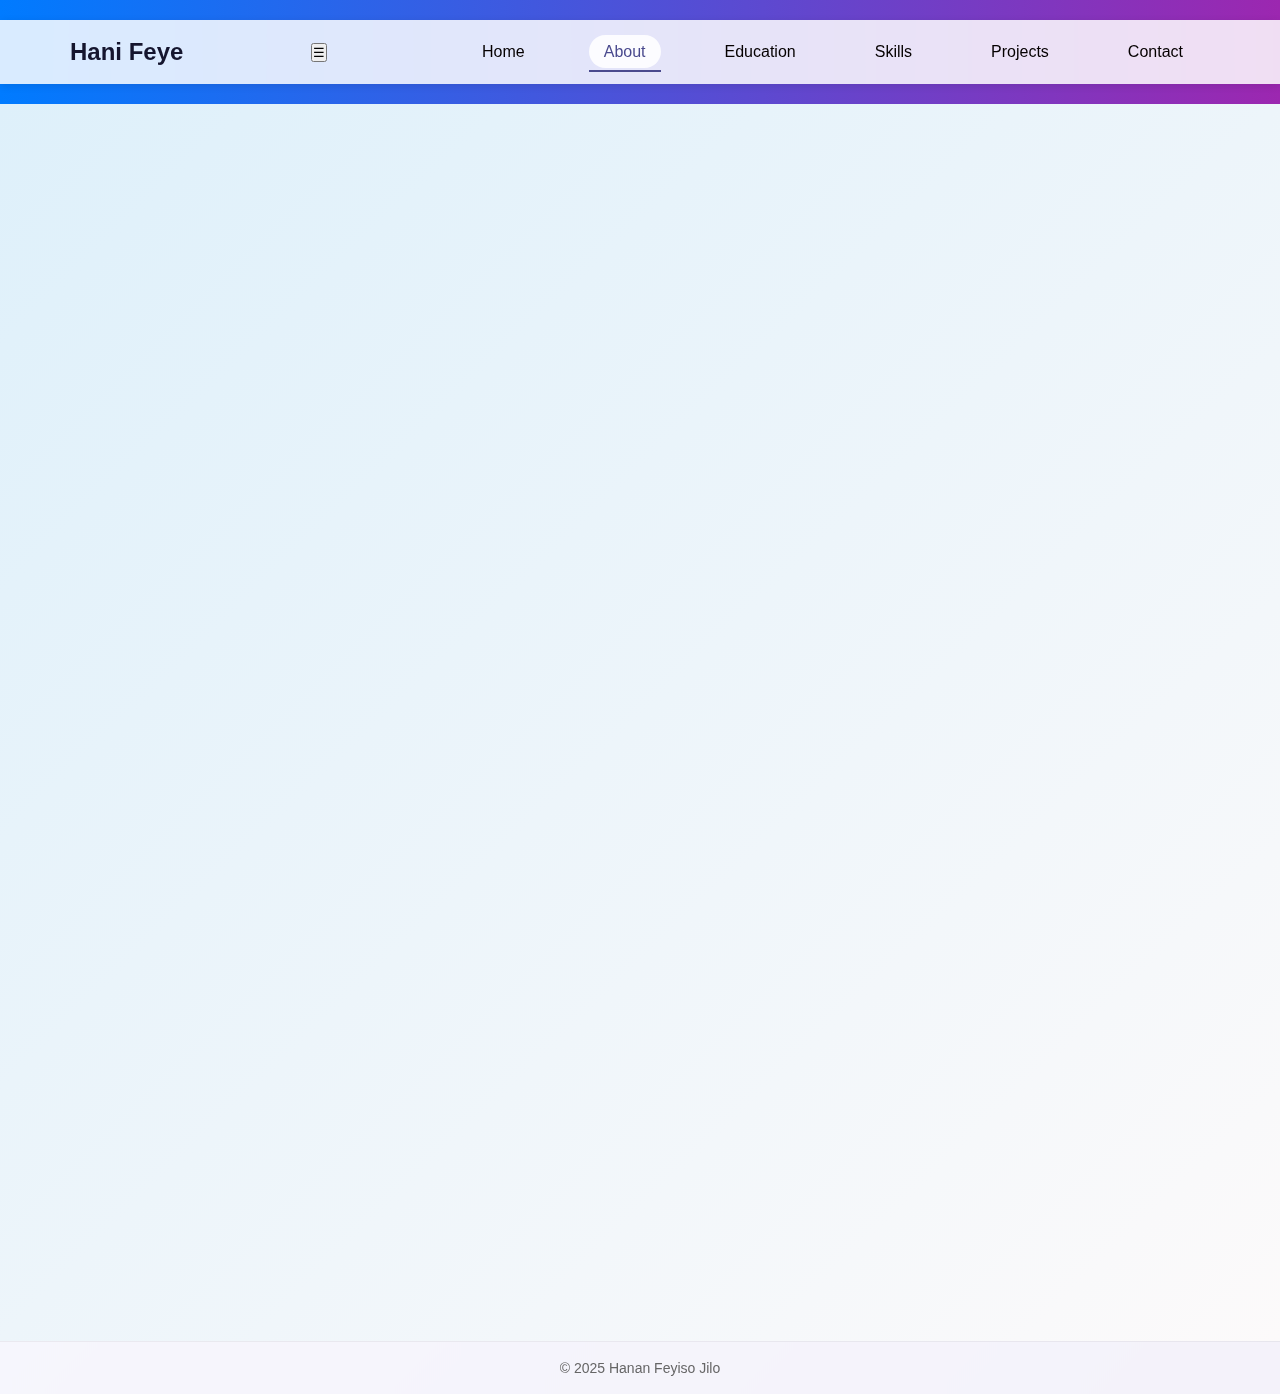
<file: about.html>
<!DOCTYPE html>
<html lang="en">
<head>
  <meta charset="utf-8" />
  <meta name="viewport" content="width=device-width, initial-scale=1" />
  <meta name="description" content="About Hanan Feyiso Jilo — Computer Science student passionate about AI, web development, and design." />
  <title>About — Hanan Feyiso Jilo</title>
  <link rel="stylesheet" href="css/style.css" />
</head>

<body>
  <header>
    <nav class="navbar">
      <h2 class="logo">Hani Feye</h2>
      <button class="nav-toggle" id="navToggle" aria-label="Toggle navigation">☰</button>
      <ul class="nav-links" id="navLinks">
        <li><a href="index.html">Home</a></li>
        <li><a href="about.html" class="active">About</a></li>
        <li><a href="education.html">Education</a></li>
        <li><a href="skills.html">Skills</a></li>
        <li><a href="projects.html">Projects</a></li>
        <li><a href="contact.html">Contact</a></li>
      </ul>
    </nav>
  </header>

  <main class="container about-page">
    <section class="about-intro fade-in">
      <div class="about-photo">
        <img src="images/myphoto.jpg" alt="Photo of Hanan Feyiso" />
      </div>

      <div class="about-text">
        <h1>About Me</h1>
        <p class="lead">
          I’m a passionate Computer Science student who loves AI, web development, and design.
        </p>

        <h3>Background</h3>
        <p>I’m a third-year Computer Science student with a growing passion for
           web development and software design.
            I enjoy experimenting with code, learning new tools, and building projects that solve real problems.
             My journey in tech started with curiosity and has turned into a genuine love for creating things that
              people can use</p>

        <h3>Goal</h3>
        <p>My long-term goal is to become a skilled software developer and eventually build my own tech brand.
           I aim to combine my technical knowledge with creativity and business vision to
            develop solutions that make a real difference. I believe in continuous learning, innovation, and
             taking bold steps toward creating my own company in the future.</p>

      </div>
    </section>

    <section class="more fade-in">
      <h2>Short Bio</h2>
      <p>
        I’m currently a Computer Science student at Wolaita Sodo University, expecting to graduate in 2026.
        I’ve always been fascinated by how websites and apps are made — that curiosity led me into the world of programming and web development.
        Besides coding, I have a creative side: I’m also a fashion designer who enjoys designing stylish clothes in my free time.
        I love exploring new places, learning from people, and combining technology with creativity. My dream is to become both a skilled developer and a successful business owner with my own fashion brand one day.
      </p>

    </section>
  </main>

  <footer>
    <p>© 2025 Hanan Feyiso Jilo</p>
  </footer>

  <script src="js/script.js"></script>
</body>
</html>
</file>
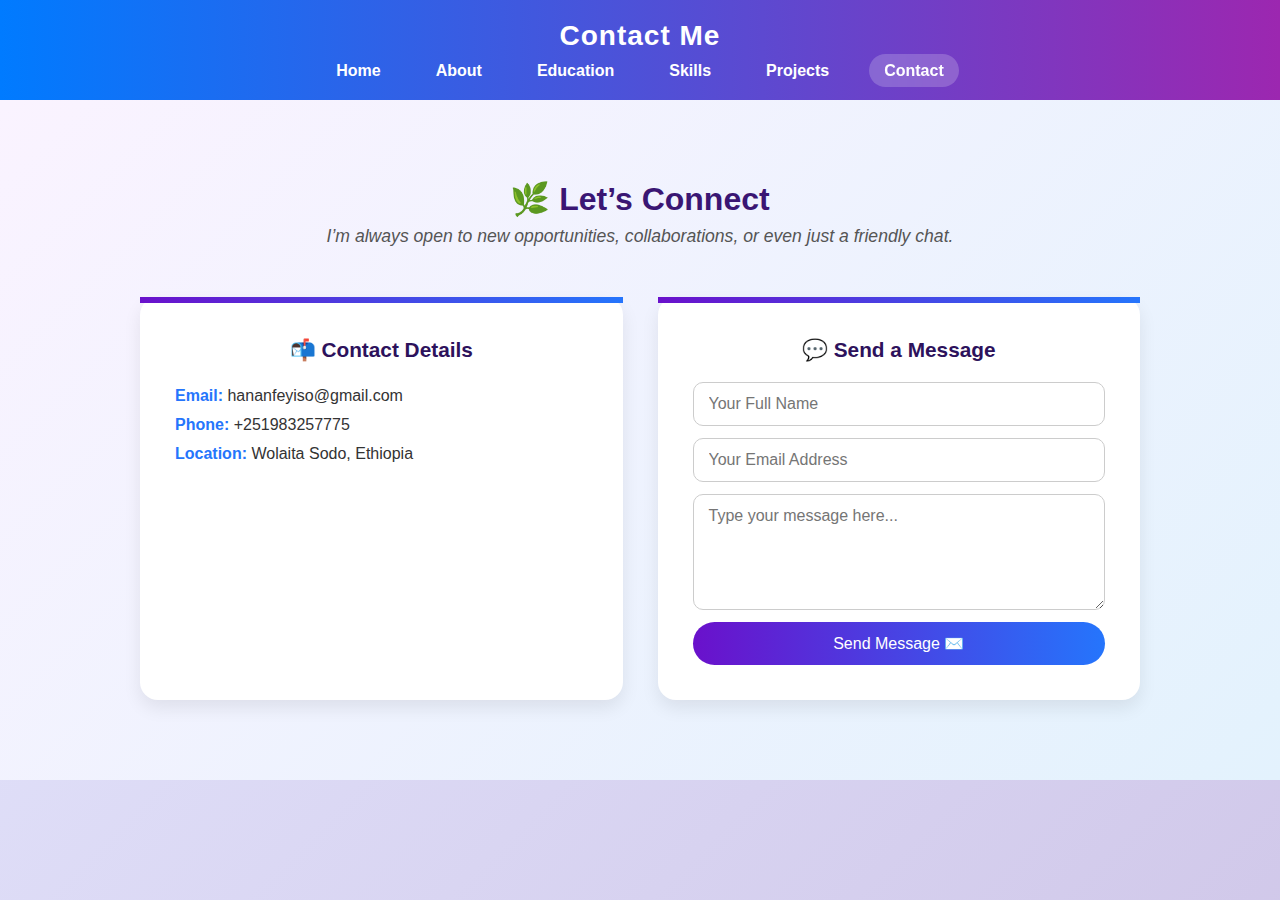
<file: contact.html>
<!DOCTYPE html>
<html lang="en">
<head>
    <meta charset="UTF-8">
    <meta name="viewport" content="width=device-width, initial-scale=1.0">
    <title>Contact - Hanan Feyiso Jilo</title>
    <link rel="stylesheet" href="css/style.css">
</head>
<body>
    <header>
        <h1>Contact Me</h1>
        <nav>
            <ul>
                <li><a href="index.html">Home</a></li>
                <li><a href="about.html">About</a></li>
                <li><a href="education.html">Education</a></li>
                <li><a href="skills.html">Skills</a></li>
                <li><a href="projects.html">Projects</a></li>
                <li><a href="contact.html" class="active">Contact</a></li>
            </ul>
        </nav>
    </header>

   <section class="contact-section">
  <h2 class="section-title">🌿 Let’s Connect</h2>
  <p class="section-subtitle">I’m always open to new opportunities, collaborations, or even just a friendly chat.</p>

  <div class="contact-wrapper">
    <div class="contact-card">
      <h3>📬 Contact Details</h3>
      <ul>
        <li><strong>Email:</strong> hananfeyiso@gmail.com</li>
        <li><strong>Phone:</strong> +251983257775</li>
        <li><strong>Location:</strong> Wolaita Sodo, Ethiopia</li>
      </ul>
    </div>

    <div class="contact-card">
      <h3>💬 Send a Message</h3>
      <form action="mailto:hananfeyiso@gmail.com" method="post" enctype="text/plain">
        <input type="text" name="name" placeholder="Your Full Name" required>
        <input type="email" name="email" placeholder="Your Email Address" required>
        <textarea name="message" rows="5" placeholder="Type your message here..." required></textarea>
        <button type="submit">Send Message ✉️</button>
      </form>
    </div>
  </div>
</section>
</file>
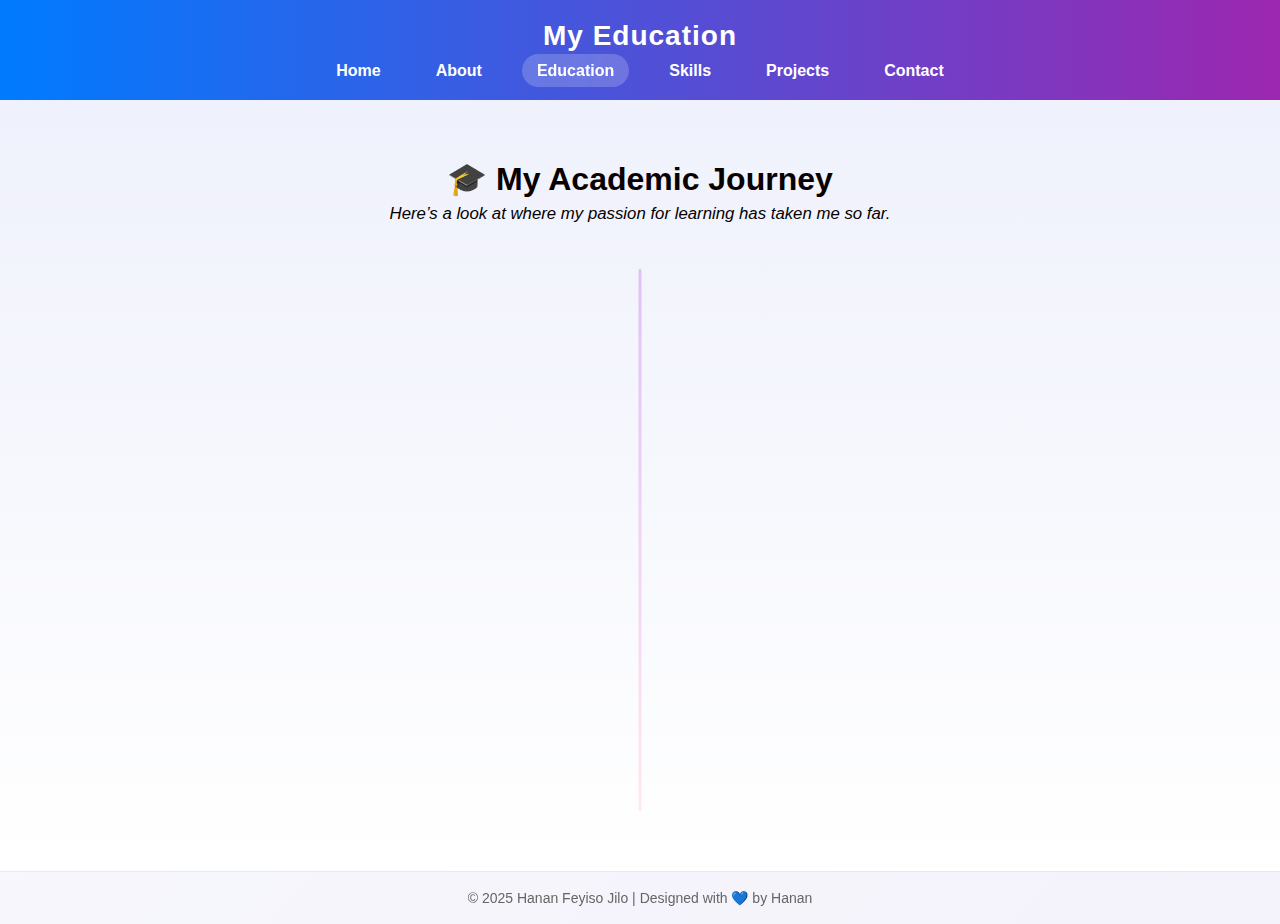
<file: education.html>
<!DOCTYPE html>
<html lang="en">
<head>
    <meta charset="UTF-8">
    <meta name="viewport" content="width=device-width, initial-scale=1.0">
    <title>Education - Hanan Feyiso Jilo</title>
    <link rel="stylesheet" href="css/style.css">
</head>
<body>
    <header>
        <h1>My Education</h1>
        <nav>
            <ul>
                <li><a href="index.html">Home</a></li>
                <li><a href="about.html">About</a></li>
                <li><a href="education.html" class="active">Education</a></li>
                <li><a href="skills.html">Skills</a></li>
                <li><a href="projects.html">Projects</a></li>
                <li><a href="contact.html">Contact</a></li>
            </ul>
        </nav>
    </header>

    <section class="education-container">
        <h2 class="section-title">🎓 My Academic Journey</h2>
        <p class="section-subtitle">Here’s a look at where my passion for learning has taken me so far.</p>

        <div class="education-timeline">
            <div class="edu-card left">
                <div class="edu-content">
                    <h3>Wolaita Sodo University</h3>
                    <span class="edu-year">2025 - Present</span>
                    <p><strong>Degree:</strong> BSc in Computer Science</p>
                    <p>Wolaita Sodo University
                       Bachelor of Science in Computer Science
                       Expected Graduation: 2026
                       During my studies, I’ve gained strong foundations in web development,
                       database design, and front-end programming.
                       I enjoy working on projects that challenge me to think critically,
                        solve real-world problems, and grow as a professional developer.</p>
                </div>
            </div>

            <div class="edu-card right">
                <div class="edu-content">
                    <h3>Langano Learning Center</h3>
                    <span class="edu-year">Completed: 2022</span>
                    <p><strong>Level:</strong> High School</p>
                    <p>Completed secondary education with excellent performance and deep interest in computer-related subjects.</p>
                </div>
            </div>
        </div>
    </section>

    <footer>
        <p>© 2025 Hanan Feyiso Jilo | Designed with 💙 by Hanan</p>
    </footer>
</body>
</html>
</file>
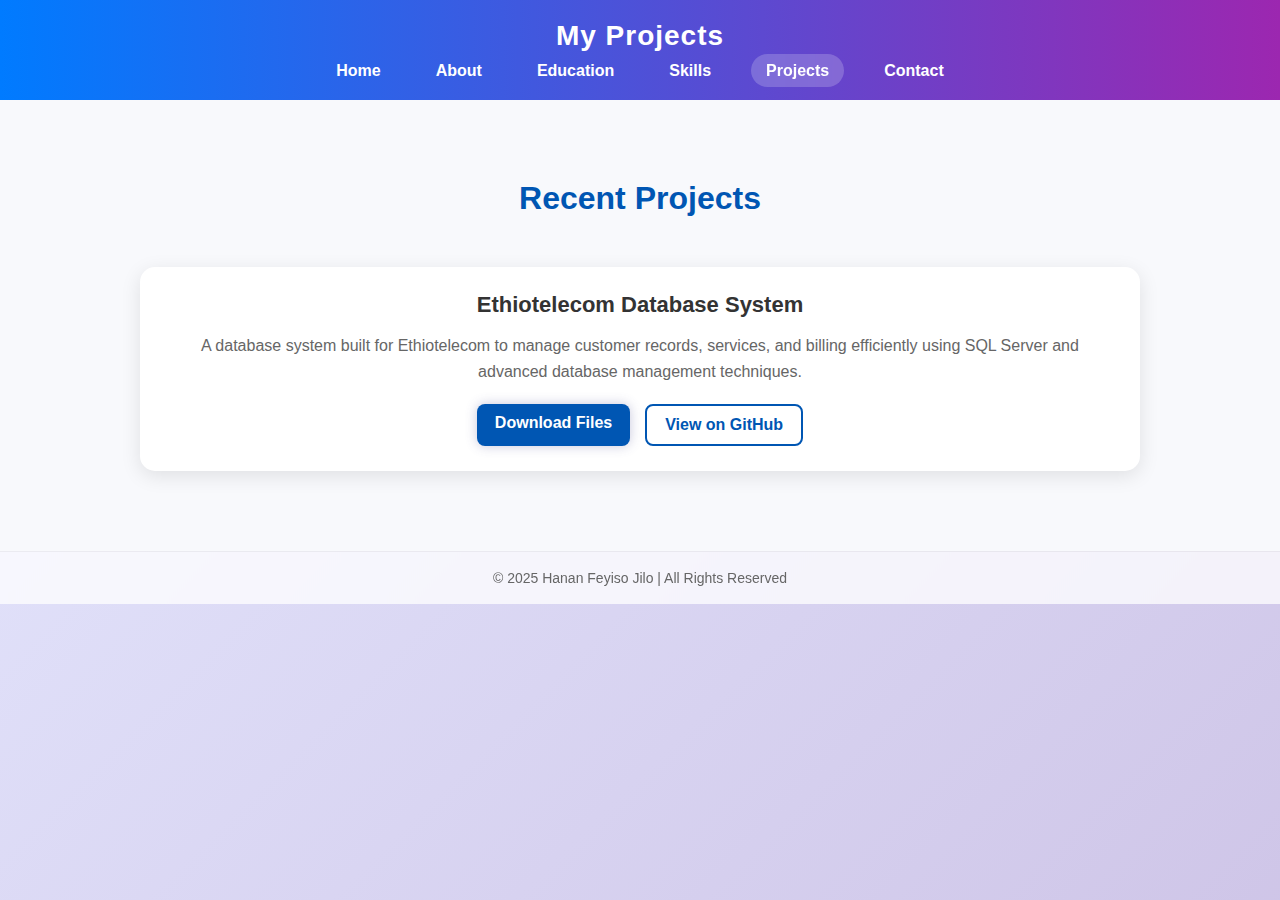
<file: projects.html>
<!DOCTYPE html>
<html lang="en">
<head>
    <meta charset="UTF-8">
    <meta name="viewport" content="width=device-width, initial-scale=1.0">
    <title>Projects - Hanan Feyiso Jilo</title>
    <link rel="stylesheet" href="css/style.css">
</head>
<body>
    <header>
        <h1>My Projects</h1>
        <nav>
            <ul>
                <li><a href="index.html">Home</a></li>
                <li><a href="about.html">About</a></li>
                <li><a href="education.html">Education</a></li>
                <li><a href="skills.html">Skills</a></li>
                <li><a href="projects.html" class="active">Projects</a></li>
                <li><a href="contact.html">Contact</a></li>
            </ul>
        </nav>
    </header>

    <section class="projects-section">
        <h2>Recent Projects</h2>
        <div class="projects-container">
            
            <!-- Project 1 -->
            <div class="project-card">
                <h3>Ethiotelecom Database System</h3>
                <p>A database system built for Ethiotelecom to manage customer records, services, and billing efficiently using SQL Server and advanced database management techniques.</p>
                <div class="project-links">
                    <a href="projects/ethiotelecom_dbms.zip" download class="btn">Download Files</a>
                    <a href="#" class="btn-outline">View on GitHub</a>
                </div>

        </div>
    </section>

    <footer>
        <p>© 2025 Hanan Feyiso Jilo | All Rights Reserved</p>
    </footer>
</body>
</html>
</file>
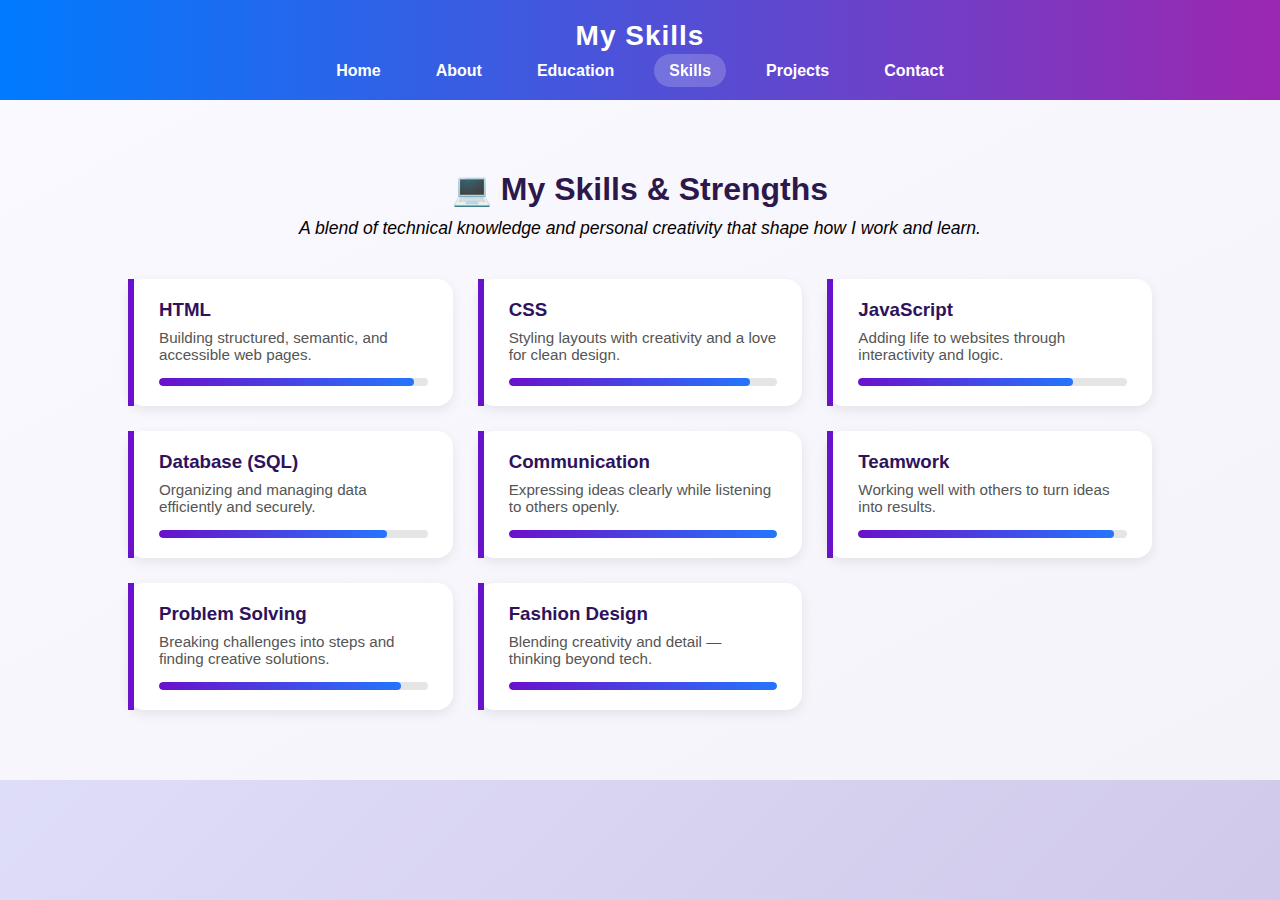
<file: skills.html>
<!DOCTYPE html>
<html lang="en">
<head>
    <meta charset="UTF-8">
    <meta name="viewport" content="width=device-width, initial-scale=1.0">
    <title>Skills - Hanan Feyiso Jilo</title>
    <link rel="stylesheet" href="css/style.css">
    <script defer src="js/script.js"></script>
    <link rel="stylesheet"href="css/style.css">
</head>
<body>
    <header>
        <h1>My Skills</h1>
        <nav>
            <ul>
                <li><a href="index.html">Home</a></li>
                <li><a href="about.html">About</a></li>
                <li><a href="education.html">Education</a></li>
                <li><a href="skills.html" class="active">Skills</a></li>
                <li><a href="projects.html">Projects</a></li>
                <li><a href="contact.html">Contact</a></li>
            </ul>
        </nav>
    </header>

    <section class="skills-section">
  <h2 class="section-title">💻 My Skills & Strengths</h2>
  <p class="section-subtitle">A blend of technical knowledge and personal creativity that shape how I work and learn.</p>

  <div class="skills-grid">
    <div class="skill-box">
      <h3>HTML</h3>
      <p class="skill-desc">Building structured, semantic, and accessible web pages.</p>
      <div class="skill-bar"><span style="width: 95%;"></span></div>
    </div>

    <div class="skill-box">
      <h3>CSS</h3>
      <p class="skill-desc">Styling layouts with creativity and a love for clean design.</p>
      <div class="skill-bar"><span style="width: 90%;"></span></div>
    </div>

    <div class="skill-box">
      <h3>JavaScript</h3>
      <p class="skill-desc">Adding life to websites through interactivity and logic.</p>
      <div class="skill-bar"><span style="width: 80%;"></span></div>
    </div>

    <div class="skill-box">
      <h3>Database (SQL)</h3>
      <p class="skill-desc">Organizing and managing data efficiently and securely.</p>
      <div class="skill-bar"><span style="width: 85%;"></span></div>
    </div>

    <div class="skill-box">
      <h3>Communication</h3>
      <p class="skill-desc">Expressing ideas clearly while listening to others openly.</p>
      <div class="skill-bar"><span style="width: 100%;"></span></div>
    </div>

    <div class="skill-box">
      <h3>Teamwork</h3>
      <p class="skill-desc">Working well with others to turn ideas into results.</p>
      <div class="skill-bar"><span style="width: 95%;"></span></div>
    </div>

    <div class="skill-box">
      <h3>Problem Solving</h3>
      <p class="skill-desc">Breaking challenges into steps and finding creative solutions.</p>
      <div class="skill-bar"><span style="width: 90%;"></span></div>
    </div>

    <div class="skill-box">
      <h3>Fashion Design</h3>
      <p class="skill-desc">Blending creativity and detail — thinking beyond tech.</p>
      <div class="skill-bar"><span style="width: 100%;"></span></div>
    </div>
  </div>
</section>
</file>
<file: css/style.css>
/* simple global reset */
* {
  margin: 0;
  padding: 0;
  box-sizing: border-box;
  font-family: 'Poppins', sans-serif;
}

/* page background and base text color */
body {
  background: linear-gradient(135deg, #e6e9ff, #c8bbe1, #3c8997);
  background-size: 300% 300%;
  animation: moveBg 10s ease-in-out infinite;
  color: #222;
  overflow-x: hidden;
  position: relative;
}

/* background slow animation */
@keyframes moveBg {
  0% { background-position: 0% 50%; }
  50% { background-position: 100% 50%; }
  100% { background-position: 0% 50%; }
}

/* navbar style */
.navbar {
  display: flex;
  justify-content: space-between;
  align-items: center;
  padding: 18px 70px;
  background: rgba(255, 255, 255, 0.85);
  backdrop-filter: blur(6px);
  box-shadow: 0 2px 8px rgba(0,0,0,0.1);
  flex-wrap: wrap;
  position: sticky;
  top: 0;
  z-index: 20;
}

.logo {
  font-size: 24px;
  font-weight: 700;
  color: #15152e;
}
.logo img {
    height: 70px;  /* make the logo taller */
    width: auto;
    display: block;
    filter: drop-shadow(0 0 3px rgba(0, 0, 0, 0.3)); /* adds a light shadow for boldness */
}
@media (max-width: 768px) {
    .logo img {
        height: 60px;  /* slightly smaller for mobile */
    }
}

/* Optional: center logo with header items */
header .logo {
    display: flex;
    align-items: center;
}

.nav-links {
  list-style: none;
  display: flex;
  flex-wrap: wrap;
}

.nav-links li {
  margin: 0 12px;
  position: relative;
}

.nav-links a {
  text-decoration: none;
  color: #050000;
  font-weight: 500;
  transition: 0.3s;
}

.nav-links a:hover,
.nav-links a.active {
  color: #4a4a8e;
}

/* underline hover animation */
.nav-links a::after {
  content: '';
  position: absolute;
  bottom: -4px;
  left: 0;
  width: 0%;
  height: 2px;
  background: #4a4a8e;
  transition: 0.3s;
}

.nav-links a:hover::after,
.nav-links a.active::after {
  width: 100%;
}

/* home section */
.home {
  display: flex;
  justify-content: space-around;
  align-items: center;
  flex-wrap: wrap;
  padding: 70px;
  min-height: 80vh;
  background: rgba(255,255,255,0.4);
  border-radius: 16px;
  box-shadow: 0 6px 25px rgba(0,0,0,0.1);
  margin: 40px;
  text-align: center;
  animation: fadeIn 1s ease-in-out;
}

@keyframes fadeIn {
  from { opacity: 0; transform: translateY(15px); }
  to { opacity: 1; transform: translateY(0); }
}

.home .content {
  max-width: 580px;
  animation: slideLeft 1.2s ease;
}

@keyframes slideLeft {
  from { opacity: 0; transform: translateX(-40px); }
  to { opacity: 1; transform: translateX(0); }
}

.home h1 {
  font-size: 38px;
  color: #1d1d3a;
  text-shadow: 0 0 8px rgba(74, 74, 142, 0.25);
}

.home span {
  color: #2b2b6f;
}

.home p {
  font-size: 18px;
  margin: 20px 0;
  line-height: 1.6;
  color: #333;
}

/* button look */
.btn {
  display: inline-block;
  background-color: #4a4a8e;
  color: #fff;
  padding: 10px 24px;
  border-radius: 6px;
  text-decoration: none;
  transition: 0.3s;
  box-shadow: 0 0 12px rgba(74,74,142,0.3);
}

.btn:hover {
  background-color: #5e5ea8;
  transform: translateY(-3px);
  box-shadow: 0 0 20px rgba(74,74,142,0.4);
}

/* image circle */
.image img {
  width: 290px;
  border-radius: 50%;
  box-shadow: 0 6px 25px rgba(0,0,0,0.25);
  max-width: 90%;
  height: auto;
  transition: 0.4s ease;
  animation: fadeIn 1.8s ease;
}

.image img:hover {
  transform: scale(1.06);
  box-shadow: 0 8px 30px rgba(74, 74, 142, 0.3);
}

/* footer */
footer {
  text-align: center;
  padding: 18px;
  background: rgba(255, 255, 255, 0.75);
  backdrop-filter: blur(6px);
  font-size: 14px;
  color: #666;
  border-top: 1px solid rgba(0,0,0,0.05);
  
}

/* responsive design for tablets */
@media (max-width: 768px) {
  .navbar {
    padding: 15px 25px;
    flex-direction: column;
  }

  .nav-links {
    margin-top: 10px;
    justify-content: center;
  }

  .home {
    flex-direction: column;
    padding: 50px 25px;
    margin: 20px;
  }

  .home h1 {
    font-size: 28px;
  }

  .home p {
    font-size: 16px;
  }

  .image img {
    width: 220px;
    margin-top: 20px;
  }
}

/* extra for smaller phones */
@media (max-width: 480px) {
  .btn {
    padding: 8px 16px;
    font-size: 14px;
  }
}

/*  ABOUT PAGE  */
.about-page {
  background: linear-gradient(to bottom right, #def0fa, #fcfafa);
  padding: 60px 10%;
  color: #2a2a2a;
  line-height: 1.7;
}

/* Intro Section Layout */
.about-intro {
  display: flex;
  flex-wrap: wrap;
  align-items: center;
  justify-content: center;
  gap: 40px;
  margin-bottom: 50px;
  text-align: center;
}

/* Photo Styling */
.about-photo img {
  width: 260px;
  height: 260px;
  object-fit: cover;
  border-radius: 16px;
  box-shadow: 0 6px 25px rgba(0, 0, 0, 0.12);
  transition: all 0.3s ease;
}
.about-photo img:hover {
  transform: scale(1.05);
}

/* Text Section */
.about-text h1 {
  font-size: 2rem;
  margin-bottom: 10px;
  color: #080000;
}
.about-text h3 {
  margin-top: 20px;
  color: #080000;
}
.about-text p {
  margin-top: 8px;
  font-size: 1.05rem;
  color: #0b0000;
}

/* Lead paragraph box */
.lead {
  background: #ccd0d3;
  border-left: 5px solid #15475b;
  padding: 16px;
  border-radius: 10px;
  margin-bottom: 20px;
  font-size: 1.1rem;
  box-shadow: 0 2px 10px rgba(11, 11, 11, 0.1);
}

/* Decorative "Info Boxes" for sections */
.about-text h3 + p {
  background: #b3c6d7;
  border-left: 5px solid #bdcee2;
  padding: 14px;
  border-radius: 10px;
  margin-top: 10px;
  box-shadow: 0 2px 8px rgba(6, 0, 0, 0.05);
}

/* More Section / Bio */
.more {
  background: #bbe1e6;
  border: 1px solid #e5d7f7;
  padding: 40px;
  border-radius: 14px;
  box-shadow: 0 4px 25px rgba(0,0,0,0.06);
  transition: all 0.3s ease;
}
.more:hover {
  transform: translateY(-3px);
  box-shadow: 0 6px 28px rgba(0,0,0,0.08);
}
.more h2 {
  color: #0d0116;
  margin-bottom: 15px;
  font-size: 1.6rem;
}
.more p {
  font-size: 1.05rem;
  color: #020221;
}

/* Simple fade-in effect */
.fade-in {
  opacity: 0;
  transform: translateY(12px);
  animation: fadeAppear 0.8s ease forwards;
}
@keyframes fadeAppear {
  to {
    opacity: 1;
    transform: translateY(0);
  }
}

/* Mobile Responsive */
@media (max-width: 768px) {
  .about-page {
    padding: 40px 6%;
  }
  .about-photo img {
    width: 200px;
    height: 200px;
  }
  .about-text h1 {
    font-size: 1.6rem;
  }
  .more {
    padding: 30px;
  }
}


/*  EDUCATION PAGE  */

.education-container {
  background: linear-gradient(to bottom, #eff1fc, #ffffff);
  padding: 60px 10%;
  color: #0a0000;
  font-family: "Poppins", sans-serif;
}

/* Titles */
.section-title {
  text-align: center;
  font-size: 2rem;
  color: #090000;
  margin-bottom: 6px;
  font-weight: 600;
}

.section-subtitle {
  text-align: center;
  font-size: 1.05rem;
  color: #050000;
  margin-bottom: 45px;
  font-style: italic;
}

/* Timeline Layout */
.education-timeline {
  display: flex;
  flex-direction: column;
  align-items: center;
  gap: 40px;
  position: relative;
}

/* Middle line */
.education-timeline::before {
  content: "";
  position: absolute;
  left: 50%;
  top: 0;
  transform: translateX(-50%);
  width: 3px;
  height: 100%;
  background: linear-gradient(to bottom, #d8b4f8, #ffe5ec);
  border-radius: 2px;
  opacity: 0.8;
}

/* Card container */
.edu-card {
  background-color: #d7ecfc;
  border-radius: 14px;
  padding: 24px;
  width: 46%;
  box-shadow: 0 4px 18px rgba(0, 0, 0, 0.05);
  position: relative;
  transition: all 0.3s ease;
}

/* Position control */
.edu-card.left {
  align-self: flex-start;
  margin-left: 0;
}

.edu-card.right {
  align-self: flex-end;
  margin-right: 0;
}

/* Connection dots */
.edu-card::after {
  content: "";
  position: absolute;
  top: 24px;
  width: 16px;
  height: 16px;
  border-radius: 50%;
  background: linear-gradient(145deg, #e8a2ff, #ffb6c1);
  border: 3px solid #f5b0b0;
  box-shadow: 0 0 8px rgba(255, 182, 193, 0.4);
}
.edu-card.left::after {
  right: -37px;
}
.edu-card.right::after {
  left: -37px;
}

/* Card hover animation */
.edu-card:hover {
  transform: translateY(-5px);
  box-shadow: 0 6px 20px rgba(0, 0, 0, 0.08);
}

/* Content inside cards */
.edu-content h3 {
  margin-bottom: 6px;
  font-size: 1.2rem;
  color: #050000;
}

.edu-content .edu-year {
  display: inline-block;
  margin-bottom: 10px;
  font-size: 0.9rem;
  color: #888;
  background: #eae1f3;
  padding: 4px 10px;
  border-radius: 6px;
}

.edu-content p {
  color: #050000;
  line-height: 1.6;
  font-size: 1rem;
}

/* Subtle fade-in animation */
.edu-card {
  opacity: 0;
  transform: translateY(20px);
  animation: fadeUp 0.8s ease forwards;
}
@keyframes fadeUp {
  to {
    opacity: 1;
    transform: translateY(0);
  }
}

/* ---------- Responsive Design ---------- */
@media (max-width: 850px) {
  .education-timeline::before {
    left: 8px;
  }

  .edu-card {
    width: 100%;
    padding: 20px;
    box-shadow: 0 3px 12px rgba(0, 0, 0, 0.05);
  }

  .edu-card.left,
  .edu-card.right {
    align-self: flex-start;
  }

  .edu-card::after {
    left: -24px;
    right: auto;
  }
}

/* ---------- SKILLS PAGE ---------- */
.skills-section {
  padding: 70px 10%;
  background: linear-gradient(to bottom right, #faf9ff, #f4f3f9);
  color: #222;
}

.skills-section .section-title {
  text-align: center;
  font-size: 2rem;
  font-weight: 600;
  color: #2d184b;
  margin-bottom: 10px;
}

.skills-section .section-subtitle {
  text-align: center;
  font-size: 1.1rem;
  color: #050000;
  margin-bottom: 40px;
}

.skills-grid {
  display: grid;
  grid-template-columns: repeat(auto-fit, minmax(260px, 1fr));
  gap: 25px;
}

.skill-box {
  background: #fff;
  border-radius: 16px;
  padding: 20px 25px;
  box-shadow: 0 4px 12px rgba(0, 0, 0, 0.08);
  border-left: 6px solid transparent;
  border-image: linear-gradient(to right, #6a11cb, #2575fc);
  border-image-slice: 1;
  transition: transform 0.3s ease, box-shadow 0.3s ease;
}

.skill-box:hover {
  transform: translateY(-5px);
  box-shadow: 0 8px 18px rgba(0, 0, 0, 0.12);
}

.skill-box h3 {
  margin-bottom: 8px;
  color: #2e125c;
}

.skill-desc {
  color: #555;
  font-size: 0.95rem;
  margin-bottom: 15px;
}

.skill-bar {
  height: 8px;
  background: #e5e5e5;
  border-radius: 8px;
  overflow: hidden;
}

.skill-bar span {
  display: block;
  height: 100%;
  background: linear-gradient(90deg, #6a11cb, #2575fc);
  border-radius: 8px;
  transition: width 0.5s ease-in-out;
}


/* ---------- PROJECTS ---------- */
.projects-section {
  padding: 80px 20px;
  text-align: center;
  background-color: #f8f9fc;
}

.projects-section h2 {
  font-size: 32px;
  color: #0056b3;
  margin-bottom: 50px;
}

.projects-container {
  display: grid;
  grid-template-columns: repeat(auto-fit, minmax(280px, 1fr));
  gap: 30px;
  max-width: 1000px;
  margin: 0 auto;
}

.project-card {
  background: #fff;
  padding: 25px;
  border-radius: 15px;
  box-shadow: 0 5px 20px rgba(0,0,0,0.1);
  transition: transform 0.3s ease, box-shadow 0.3s ease;
}

.project-card:hover {
  transform: translateY(-5px);
  box-shadow: 0 10px 25px rgba(0,0,0,0.15);
}

.project-card h3 {
  color: #333;
  font-size: 22px;
  margin-bottom: 15px;
}

.project-card p {
  color: #666;
  line-height: 1.6;
  margin-bottom: 20px;
}

.project-links {
  display: flex;
  justify-content: center;
  gap: 15px;
}

.btn, .btn-outline {
  text-decoration: none;
  padding: 10px 18px;
  border-radius: 8px;
  font-weight: 600;
  transition: 0.3s;
}

.btn {
  background-color: #0056b3;
  color: white;
}

.btn:hover {
  background-color: #003f7f;
}

.btn-outline {
  border: 2px solid #0056b3;
  color: #0056b3;
}

.btn-outline:hover {
  background-color: #0056b3;
  color: white;
}

/* ---------- HEADER ---------- */
header {
  background: linear-gradient(90deg, #007bff, #9c27b0);
  color: white;
  padding: 20px 0;
  text-align: center;
}

header h1 {
  margin: 0 0 10px 0;
  font-size: 28px;
  letter-spacing: 1px;
}

header nav ul {
  list-style: none;
  padding: 0;
  margin: 0;
  display: flex;
  justify-content: center;
  flex-wrap: wrap;
  gap: 25px;
}

header nav ul li a {
  color: white;
  text-decoration: none;
  font-weight: 600;
  font-size: 16px;
  padding: 8px 15px;
  border-radius: 20px;
  transition: 0.3s;
}

header nav ul li a:hover,
header nav ul li a.active {
  background: rgba(255, 255, 255, 0.2);
  backdrop-filter: blur(5px);
}

/* ---------- CONTACT SECTION ---------- */
.contact-section {
  padding: 80px 10%;
  background: linear-gradient(135deg, #faf3ff, #e3f2fd);
  text-align: center;
  color: #222;
}

.contact-section .section-title {
  font-size: 2rem;
  color: #3a1673;
  margin-bottom: 8px;
  font-weight: 600;
}

.contact-section .section-subtitle {
  color: #555;
  font-size: 1.1rem;
  margin-bottom: 50px;
}

.contact-wrapper {
  display: grid;
  grid-template-columns: repeat(auto-fit, minmax(330px, 1fr));
  gap: 35px;
  justify-content: center;
  max-width: 1000px;
  margin: 0 auto;
}

.contact-card {
  background: #fff;
  padding: 35px;
  border-radius: 18px;
  box-shadow: 0 8px 18px rgba(0, 0, 0, 0.08);
  border-top: 6px solid transparent;
  border-image: linear-gradient(to right, #6a11cb, #2575fc);
  border-image-slice: 1;
  transition: transform 0.3s ease, box-shadow 0.3s ease;
}

.contact-card:hover {
  transform: translateY(-6px);
  box-shadow: 0 10px 25px rgba(0, 0, 0, 0.1);
}

.contact-card h3 {
  font-size: 1.3rem;
  color: #2d125c;
  margin-bottom: 20px;
}

.contact-card ul {
  list-style: none;
  text-align: left;
  line-height: 1.8;
  color: #333;
}

.contact-card ul li strong {
  color: #2575fc;
}

.contact-card form {
  display: flex;
  flex-direction: column;
  gap: 12px;
}

.contact-card input,
.contact-card textarea {
  width: 100%;
  padding: 12px 15px;
  border-radius: 10px;
  border: 1px solid #ccc;
  font-size: 16px;
  transition: all 0.3s ease;
}

.contact-card input:focus,
.contact-card textarea:focus {
  border-color: #6a11cb;
  box-shadow: 0 0 8px rgba(106, 17, 203, 0.3);
  outline: none;
}

.contact-card button {
  background: linear-gradient(90deg, #6a11cb, #2575fc);
  color: #fff;
  border: none;
  padding: 12px 20px;
  border-radius: 25px;
  font-size: 16px;
  font-weight: 500;
  cursor: pointer;
  transition: all 0.3s ease;
}

.contact-card button:hover {
  transform: translateY(-2px);
  box-shadow: 0 5px 15px rgba(37, 117, 252, 0.3);
}

/* ---------- RESPONSIVE ---------- */
@media (max-width: 768px) {
  .contact-section {
    padding: 60px 20px;
  }

  .contact-wrapper {
    gap: 25px;
  }

  .contact-card {
    padding: 25px;
  }
}
</file>
